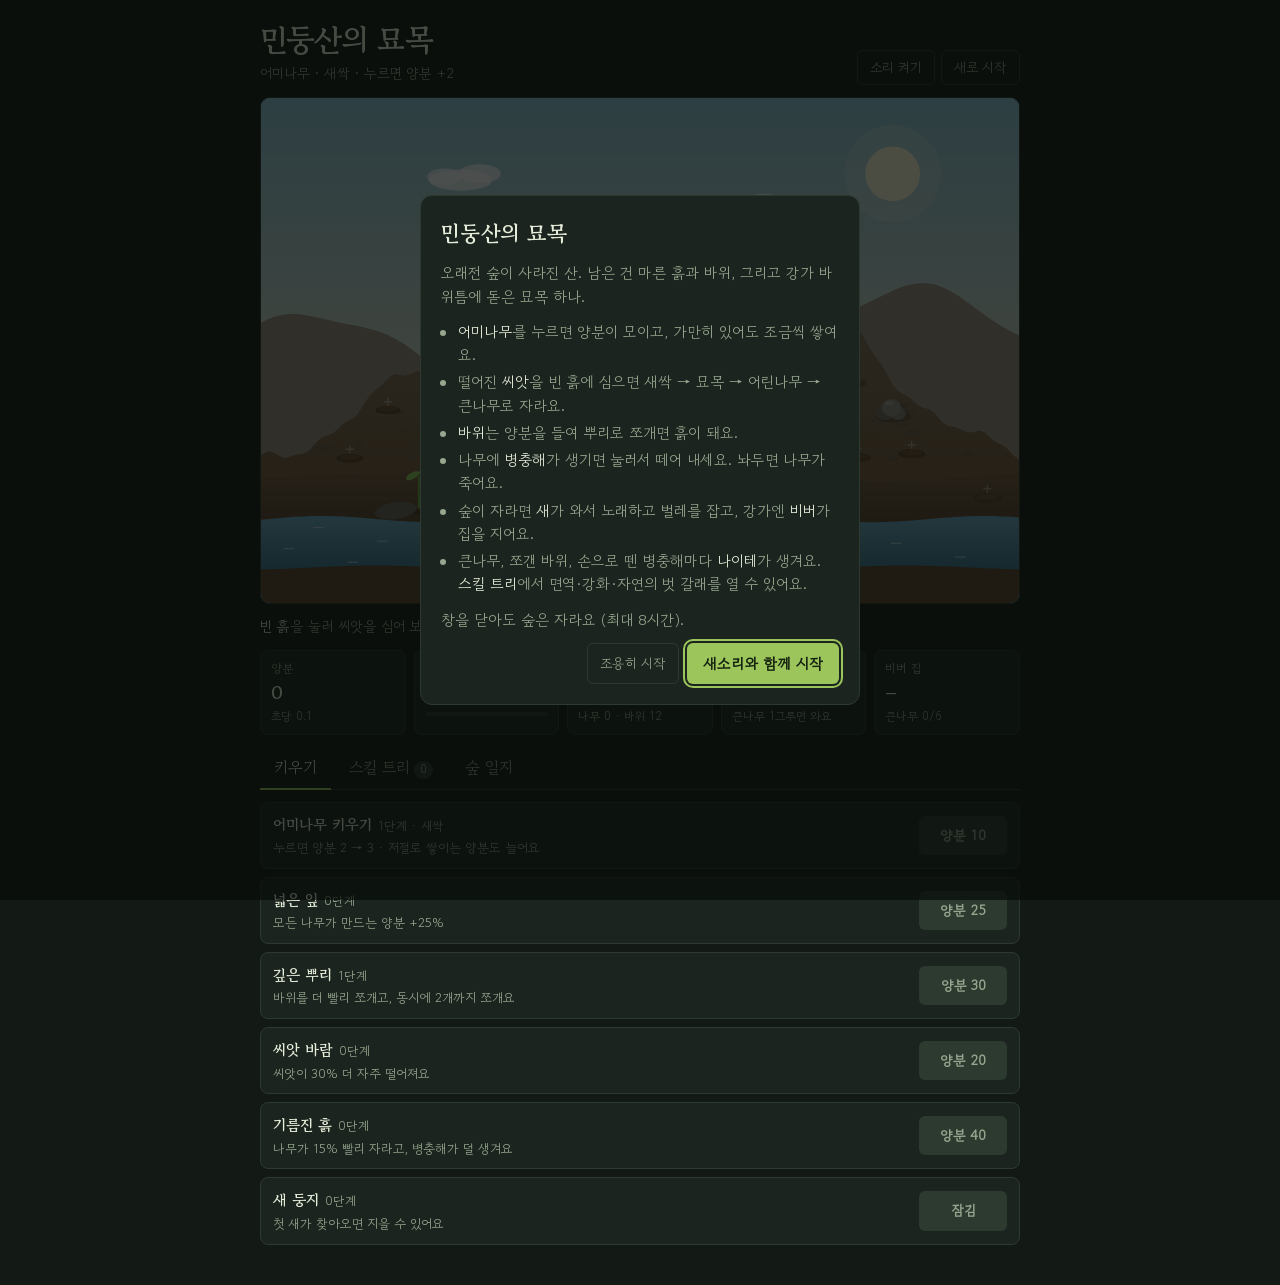
<file: sapling/index.html>
<!doctype html>
<html lang="ko">
<head>
<meta charset="utf-8">
<meta name="viewport" content="width=device-width, initial-scale=1, viewport-fit=cover">
<meta name="theme-color" content="#131a15">
<title>민둥산의 묘목</title>
<meta name="claude:viewport-fit-sides" content="cover">
<link rel="preconnect" href="https://fonts.googleapis.com">
<link rel="stylesheet" href="https://fonts.googleapis.com/css2?family=Gowun+Batang:wght@400;700&family=Gowun+Dodum&display=swap">
<style>
/* Layout: 한 줄 세로 구성 — 위에는 산 그림(누르며 노는 곳), 아래에 자원·키우기·숲 일지. */
:root{
  --ground:#131a15; --panel:#1b241e; --line:#2c3a30; --ink:#e6ecda; --muted:#97a68f;
  --leaf:#9cc65b; --water:#6db2d4; --sun:#e5b44a; --life:#dc6a5a; --bark:#b08559;
  --f-display:"Gowun Batang","Nanum Myeongjo",serif;
  --f-body:"Gowun Dodum","Apple SD Gothic Neo","Malgun Gothic",sans-serif;
  color-scheme:dark;
}
*{box-sizing:border-box}
html,body{background:var(--ground);color:var(--ink);margin:0}
body{font-family:var(--f-body);font-size:15px;line-height:1.55;padding-left:max(16px,env(safe-area-inset-left,0px));padding-right:max(16px,env(safe-area-inset-right,0px));padding-block:16px 40px;-webkit-tap-highlight-color:transparent}
[hidden]{display:none!important}
.wrap{max-width:760px;margin:0 auto;display:flex;flex-direction:column;gap:12px}
header{display:flex;align-items:flex-end;justify-content:space-between;gap:12px;flex-wrap:wrap}
h1{font-family:var(--f-display);font-weight:700;font-size:1.9rem;margin:0;letter-spacing:-.01em}
.sub{color:var(--muted);font-size:.88rem}
.hbtns{display:flex;gap:6px}
button{font:inherit;color:inherit;cursor:pointer}
button:focus-visible{outline:2px solid var(--leaf);outline-offset:2px}
.ghost{background:none;border:1px solid var(--line);border-radius:6px;padding:6px 12px;color:var(--muted);font-size:.85rem}
.ghost:hover{color:var(--ink);border-color:var(--muted)}
.ghost.on{color:var(--leaf);border-color:var(--leaf)}
.ghost.warn{color:var(--life);border-color:var(--life)}
.stage{position:relative;border-radius:10px;overflow:hidden;border:1px solid var(--line);background:#9cc9dd;touch-action:manipulation}
canvas{display:block;width:100%;aspect-ratio:720/480;max-width:100%;cursor:pointer}
.toast{position:absolute;left:50%;top:10px;transform:translateX(-50%);background:rgba(19,26,21,.86);border:1px solid var(--leaf);color:var(--ink);padding:6px 14px;border-radius:999px;font-size:.85rem;white-space:nowrap;max-width:calc(100% - 20px);overflow:hidden;text-overflow:ellipsis;pointer-events:none;transition:opacity .4s}
.hint{font-size:.88rem;color:var(--muted);min-height:1.5em;margin:0}
.hint b{color:var(--ink);font-weight:400}
.res{display:grid;grid-template-columns:repeat(5,minmax(0,1fr));gap:8px}
.cell{background:var(--panel);border:1px solid var(--line);border-radius:8px;padding:8px 10px;min-width:0}
.cell .k{font-size:.74rem;color:var(--muted);letter-spacing:.04em}
.cell .v{font-family:var(--f-display);font-size:1.25rem;font-weight:700;font-variant-numeric:tabular-nums;white-space:nowrap;overflow:hidden;text-overflow:ellipsis}
.cell .s{font-size:.72rem;color:var(--muted);font-variant-numeric:tabular-nums;white-space:nowrap;overflow:hidden;text-overflow:ellipsis}
.mini{height:4px;background:var(--line);border-radius:2px;margin-top:4px;overflow:hidden}
.mini i{display:block;height:100%;border-radius:2px}
.tabs{display:flex;gap:4px;border-bottom:1px solid var(--line)}
.tab{background:none;border:0;border-bottom:2px solid transparent;padding:8px 14px;color:var(--muted);font-family:var(--f-display);font-size:1rem;margin-bottom:-1px}
.tab[aria-selected="true"]{color:var(--ink);border-bottom-color:var(--leaf)}
.ups{display:flex;flex-direction:column;gap:8px}
.up{display:grid;grid-template-columns:minmax(0,1fr) auto;gap:2px 12px;align-items:center;background:var(--panel);border:1px solid var(--line);border-radius:8px;padding:10px 12px}
.up .n{font-family:var(--f-display);font-weight:700}
.up .n small{font-family:var(--f-body);font-weight:400;color:var(--muted);margin-left:6px}
.up .e{grid-column:1;font-size:.8rem;color:var(--muted)}
.up button{grid-row:1/3;grid-column:2;background:var(--leaf);color:#14200f;border:0;border-radius:6px;padding:9px 12px;font-weight:700;font-size:.85rem;white-space:nowrap;min-width:88px;font-variant-numeric:tabular-nums}
.up button:disabled{background:var(--line);color:var(--muted);cursor:not-allowed}
.ms{display:grid;grid-template-columns:repeat(2,minmax(0,1fr));gap:6px;margin-bottom:12px}
.ms div{font-size:.82rem;padding:6px 10px;border-radius:6px;border:1px dashed var(--line);color:var(--muted)}
.ms div.done{border-style:solid;border-color:#3d5a2e;color:var(--ink);background:#1f2d1f}
.ms div.done::before{content:"✓ ";color:var(--leaf)}
.log{list-style:none;margin:0;padding:0;max-height:260px;overflow-y:auto;border-top:1px solid var(--line)}
.log li{padding:7px 0;border-bottom:1px solid var(--line);font-size:.88rem;display:grid;grid-template-columns:3.8em 1fr;gap:8px}
.log li .d{color:var(--muted);font-size:.74rem;padding-top:2px;font-variant-numeric:tabular-nums}
.log li.good span:last-child{color:#cfe3ad}
.log li.bad span:last-child{color:#f0a89c}
.log li.story span:last-child{font-family:var(--f-display)}
.badge{display:inline-block;min-width:1.5em;padding:0 6px;border-radius:999px;background:var(--line);color:var(--muted);font-family:var(--f-body);font-size:.72rem;text-align:center;margin-left:4px;font-variant-numeric:tabular-nums}
.badge.hot{background:#d9b88a;color:#241a10}
.trhead{display:flex;flex-wrap:wrap;gap:2px 14px;align-items:baseline;margin:10px 0 8px}
.trhead .rn{font-family:var(--f-display);font-size:1.3rem;color:#d9b88a;font-variant-numeric:tabular-nums}
.trhead .ex{font-size:.8rem;color:var(--muted)}
.treewrap{overflow-x:auto;border:1px solid var(--line);border-radius:10px;background:var(--panel);padding-block:10px}
.tree{position:relative;margin:0 auto}
.tree svg{position:absolute;inset:0;overflow:visible}
.tree line{stroke:var(--line);stroke-width:3;stroke-linecap:round}
.tree text{fill:var(--muted);font-size:13px;font-family:var(--f-display);letter-spacing:.1em}
.node{position:absolute;transform:translate(-50%,-50%);width:76px;min-height:58px;border-radius:10px;border:1.5px solid var(--line);background:var(--ground);padding:5px 4px;display:flex;flex-direction:column;align-items:center;justify-content:center;gap:2px;line-height:1.2}
.node b{font-weight:400;font-size:.76rem;text-align:center;word-break:keep-all}
.node small{font-size:.68rem;color:var(--muted);font-variant-numeric:tabular-nums}
.node.own{border-color:var(--c);box-shadow:inset 0 0 0 40px rgba(255,255,255,.05)}
.node.own b{color:var(--c)}
.node.can{border-color:var(--c);border-style:dashed}
.node.can small{color:var(--ink)}
.node.poor{opacity:.7}
.node.lock{opacity:.32}
.node.sel{outline:2px solid var(--ink);outline-offset:2px}
.tdetail{display:grid;grid-template-columns:minmax(0,1fr) auto;gap:4px 12px;align-items:center;background:var(--panel);border:1px solid var(--line);border-radius:8px;padding:10px 12px;margin-top:8px}
.tdetail .n{font-family:var(--f-display);font-weight:700}
.tdetail .n small{font-family:var(--f-body);font-weight:400;margin-left:6px}
.tdetail .e{grid-column:1;font-size:.84rem;color:var(--muted)}
.tdetail button{grid-row:1/3;grid-column:2}
.tdetail button:disabled{background:var(--line);color:var(--muted);cursor:not-allowed}
.treset{margin-top:8px}
.modal{position:fixed;inset:0;background:rgba(8,12,9,.72);display:flex;align-items:center;justify-content:center;padding:20px max(16px,env(safe-area-inset-right,0px)) 20px max(16px,env(safe-area-inset-left,0px));z-index:20}
.card{background:var(--panel);border:1px solid var(--line);border-radius:12px;padding:20px;max-width:440px;width:100%;display:flex;flex-direction:column;gap:12px;max-height:90vh;overflow:auto}
.card h3{font-family:var(--f-display);font-size:1.35rem;margin:0}
.card p{margin:0;color:var(--muted)}
.card ul{margin:0;padding-left:1.1em;color:var(--muted);display:flex;flex-direction:column;gap:4px}
.card b{color:var(--ink);font-weight:400}
.row{display:flex;gap:8px;justify-content:flex-end;flex-wrap:wrap}
.primary{background:var(--leaf);color:#14200f;border:0;border-radius:6px;padding:9px 16px;font-weight:700}
@media (max-width:620px){
  h1{font-size:1.55rem}
  .res{grid-template-columns:repeat(6,minmax(0,1fr))}
  .res .cell{grid-column:span 2}
  .res .cell:nth-child(n+4){grid-column:span 3}
  .ms{grid-template-columns:1fr}
}
@media (prefers-reduced-motion:reduce){.toast{transition:none}}
</style>
</head>
<body>
<main class="wrap">
  <header>
    <div>
      <h1>민둥산의 묘목</h1>
      <div class="sub" id="sub">바위틈의 묘목 하나로 산을 숲으로</div>
    </div>
    <div class="hbtns">
      <button class="ghost" id="snd" aria-pressed="false">소리 켜기</button>
      <button class="ghost" id="reset">새로 시작</button>
    </div>
  </header>

  <div class="stage">
    <canvas id="cv" aria-label="민둥산 그림. 나무, 빈 흙, 바위, 벌레를 눌러 키워요."></canvas>
    <div class="toast" id="toast" style="opacity:0"></div>
  </div>
  <p class="hint" id="hint"></p>

  <section class="res" aria-label="자원">
    <div class="cell"><div class="k">양분</div><div class="v" id="r-nut">0</div><div class="s" id="r-rate">초당 0</div></div>
    <div class="cell"><div class="k">씨앗</div><div class="v" id="r-seed">0</div><div class="mini"><i id="r-seedbar" style="background:var(--sun);width:0"></i></div></div>
    <div class="cell"><div class="k">숲</div><div class="v" id="r-forest">0%</div><div class="s" id="r-trees">나무 0그루</div></div>
    <div class="cell"><div class="k">새</div><div class="v" id="r-birds">0</div><div class="s" id="r-birdn">아직 조용해요</div></div>
    <div class="cell"><div class="k">비버 집</div><div class="v" id="r-beaver">–</div><div class="s" id="r-beavs">큰나무 6그루면 와요</div></div>
  </section>

  <div class="tabs" role="tablist">
    <button class="tab" role="tab" id="t-grow" aria-selected="true">키우기</button>
    <button class="tab" role="tab" id="t-tree" aria-selected="false">스킬 트리<span class="badge" id="ringBadge">0</span></button>
    <button class="tab" role="tab" id="t-book" aria-selected="false">숲 일지</button>
  </div>
  <section id="p-grow"><div class="ups" id="ups"></div></section>
  <section id="p-tree" hidden>
    <div class="trhead"><span>나이테 <span class="rn" id="ringN">0</span>개</span><span class="ex">큰나무가 자라고, 바위를 쪼개고, 병충해를 손으로 떼고, 숲 일지를 채우면 나이테가 생겨요.</span></div>
    <div class="treewrap" id="treewrap"><div class="tree" id="tree"></div></div>
    <div class="tdetail" id="tdetail"></div>
    <div class="row treset"><button class="ghost" id="treset">전부 되돌리기 (나이테 돌려받기)</button></div>
  </section>
  <section id="p-book" hidden>
    <div class="ms" id="ms"></div>
    <ul class="log" id="log"></ul>
  </section>
</main>

<div class="modal" id="modal" hidden><div class="card" id="card"></div></div>

<script>
(function(){
'use strict';
const W=720,H=480;
const reduceMotion=matchMedia('(prefers-reduced-motion: reduce)').matches;
const $=id=>document.getElementById(id);
const rand=(a,b)=>a+Math.random()*(b-a);
const clamp=(v,a,b)=>Math.max(a,Math.min(b,v));
function mulberry(a){return function(){a|=0;a=a+0x6D2B79F5|0;let t=Math.imul(a^a>>>15,1|a);t=t+Math.imul(t^t>>>7,61|t)^t;return((t^t>>>14)>>>0)/4294967296}}
function fmt(n){n=Math.floor(n);if(n<1e4)return n.toLocaleString('ko-KR');if(n<1e8)return (n/1e4).toFixed(n<1e5?1:0)+'만';return (n/1e8).toFixed(1)+'억';}
function fmtRate(n){return n<10?n.toFixed(1):fmt(n);}

/* ================= 지형 (고정 시드라 저장과 맞물림) ================= */
const R=mulberry(20261030);
const ph=[R()*6,R()*6,R()*6];
function ridgeY(x){return 352-240*Math.exp(-Math.pow((x-430)/170,2))-75*Math.exp(-Math.pow((x-150)/95,2))
  +6*Math.sin(x*.045+ph[0])+3*Math.sin(x*.11+ph[1])+1.5*Math.sin(x*.27+ph[2]);}
const farY=x=>300-120*Math.exp(-Math.pow((x-620)/150,2))-95*Math.exp(-Math.pow((x-50)/130,2))+5*Math.sin(x*.05+ph[1]);
const MX=150,MY=390;           // 어미나무
const LX=600,LY=424;           // 비버 집
const RIVER_TOP=400,RIVER_BOT=446;
const SPOTS=[];
(function(){let tries=0;
  while(SPOTS.length<30&&tries<6000){tries++;
    const x=46+R()*628,top=ridgeY(x)+24;if(top>338)continue;
    const y=top+R()*(346-top);
    if(Math.abs(x-MX)<46&&y>300)continue;
    if(SPOTS.some(s=>Math.hypot(s.x-x,(s.y-y)*1.35)<48))continue;
    const hgt=(346-y)/250;
    SPOTS.push({x,y,rock:R()<.18+hgt*.75,rv:R(),bank:false});}
  [[262,384],[345,386],[438,382],[690,380]].forEach(([x,y])=>SPOTS.push({x,y,rock:false,rv:R(),bank:true}));
  // 처음에 심을 흙이 너무 적지 않게
  const low=SPOTS.filter(s=>!s.bank).sort((a,b)=>b.y-a.y);for(let i=0;i<4;i++)low[i].rock=false;
})();
const N=SPOTS.length;
const SEED_MAX=99;
const DRAW_ORDER=SPOTS.map((s,i)=>i).sort((a,b)=>SPOTS[a].y-SPOTS[b].y);
const SCREE=[];for(let i=0;i<70;i++){const x=40+R()*640,t=ridgeY(x)+6;SCREE.push({x,y:t+R()*(350-t),r:1+R()*2.6});}

/* ================= 데이터 ================= */
const STAGE=['빈 흙','새싹','묘목','어린나무','큰나무'];
const GROW=[0,25,70,160];               // 단계별 기본 성장 시간(초)
const PROD=[0,0,.08,.25,.6];            // 단계별 초당 양분
const SPECIES=[
  {n:'소나무',c:['#2f5a34','#3c6e3c']},
  {n:'참나무',c:['#4c8f3a','#5fa046']},
  {n:'산벚나무',c:['#f0b9c8','#e7a0b4']},
  {n:'자작나무',c:['#8fbf5a','#a8cf72']}
];
const PESTS={
  aphid:{n:'진딧물',hp:3,dr:1.3,bug:true},
  worm:{n:'송충이',hp:4,dr:1.6,bug:true},
  beetle:{n:'하늘소',hp:6,dr:2.2,bug:true},
  mildew:{n:'흰가루병',hp:5,dr:1.1,bug:false}
};
const BIRDS=[
  {k:'tit',n:'박새',need:1,c:{back:'#7f9a52',head:'#1b1b1b',belly:'#e8e2c8',cheek:'#ffffff'}},
  {k:'varied',n:'곤줄박이',need:4,c:{back:'#7d8796',head:'#2a2a2a',belly:'#c8743e',cheek:'#f0e6d0'}},
  {k:'redstart',n:'딱새',need:8,c:{back:'#3a3a40',head:'#9aa0a8',belly:'#e07a3a',cheek:'#3a3a40'}},
  {k:'oriole',n:'꾀꼬리',need:13,c:{back:'#f2c62e',head:'#f2c62e',belly:'#f6d64a',cheek:'#1b1b1b'}},
  {k:'pecker',n:'오색딱따구리',need:19,c:{back:'#1f1f1f',head:'#1f1f1f',belly:'#f0ece0',cheek:'#d8373a'}}
];
const MAIN_NAME=lv=>lv<=2?'새싹':lv<=4?'묘목':lv<=7?'어린나무':lv<=10?'큰나무':'숲의 어미나무';
const MILESTONES=[
  ['sprout','첫 씨앗을 심음'],['mature','첫 큰나무'],['rock','첫 바위를 쪼갬'],['pest','병충해를 처음 물리침'],
  ['bird','첫 새가 찾아옴'],['beaver','비버가 강가에 옴'],['lodge','비버 집 완성'],['half','숲 50%'],
  ['rocks','모든 바위가 흙이 됨'],['full','민둥산이 숲이 됨']
];

const BR={root:{n:'뿌리',c:'#b08559'},imm:{n:'면역',c:'#6db2d4'},pow:{n:'강화',c:'#e5b44a'},kin:{n:'자연의 벗',c:'#9cc65b'}};
const TREE=[
  {id:'root',b:'root',n:'깨어난 뿌리',d:'스킬 트리가 열려요. 어미나무가 만드는 양분 +20%',cost:1,x:0,y:0},
  {id:'sap',b:'imm',n:'수액 방어막',d:'병충해가 나무를 갉는 속도 -25%',cost:2,x:-1,y:0,req:['root']},
  {id:'phyto',b:'imm',n:'피톤치드',d:'병충해가 30% 덜 자주 생겨요',cost:3,x:-2,y:-1,req:['sap']},
  {id:'resin',b:'imm',n:'끈끈한 송진',d:'벌레를 한 번 덜 눌러도 떨어져요',cost:3,x:-2,y:1,req:['sap']},
  {id:'myco',b:'imm',n:'균근 그물',d:'흰가루병이 절반만 생기고, 옆 나무로 번지지 않아요',cost:5,x:-3,y:-1,req:['phyto']},
  {id:'heal',b:'imm',n:'새살 돋기',d:'나무 건강이 3배 빨리 차고, 병충해를 떼면 건강 +40',cost:5,x:-3,y:1,req:['resin']},
  {id:'immune',b:'imm',n:'숲의 면역',d:'큰나무는 진딧물과 송충이에 걸리지 않아요',cost:8,x:-4,y:0,req:['myco','heal']},
  {id:'sun',b:'pow',n:'햇살 모으기',d:'모든 양분 +15%',cost:2,x:1,y:0,req:['root']},
  {id:'touch',b:'pow',n:'손끝의 온기',d:'어미나무를 누를 때 양분 2배',cost:3,x:2,y:-1,req:['sun']},
  {id:'quick',b:'pow',n:'빠른 싹',d:'새싹과 묘목이 2배 빨리 자라요',cost:3,x:2,y:1,req:['sun']},
  {id:'leaves',b:'pow',n:'겹잎',d:'모든 양분 +30%',cost:5,x:3,y:-1,req:['touch']},
  {id:'pod',b:'pow',n:'씨앗 꼬투리',d:'씨앗이 떨어질 때마다 1개 더',cost:5,x:3,y:1,req:['quick']},
  {id:'giant',b:'pow',n:'거목',d:'큰나무가 만드는 양분 1.6배',cost:8,x:4,y:0,req:['leaves','pod']},
  {id:'call',b:'kin',n:'새 모이',d:'새가 벌레를 50% 더 빨리 잡아요',cost:2,x:0,y:-1,req:['root']},
  {id:'moss',b:'kin',n:'바위 이끼',d:'바위 쪼개는 데 드는 양분 -30%',cost:3,x:-1,y:-2,req:['call']},
  {id:'worm',b:'kin',n:'지렁이 친구',d:'바위를 50% 더 빨리 쪼개요',cost:3,x:1,y:-2,req:['call']},
  {id:'beav',b:'kin',n:'비버의 이웃',d:'비버가 큰나무 4그루면 오고, 집을 2배 빨리 지어요',cost:5,x:0,y:-2,req:['call']},
  {id:'chorus',b:'kin',n:'새들의 합창',d:'머무는 새 한 마리마다 모든 양분 +6%',cost:8,x:0,y:-3,req:['beav','moss','worm']}
];
const BR_LABEL=[['imm',-4,-1],['pow',4,-1],['kin',1.6,-3]];

/* ================= 상태 ================= */
function fresh(){return{v:1,nut:0,seed:3,mainLv:1,up:{leaf:0,root:1,wind:0,soil:0,nest:0},
  spots:SPOTS.map(s=>({st:s.rock?-1:0,g:0,hp:100,sp:0,crack:-1,pest:null,stump:false})),
  beaver:{here:false,prog:0},ms:{},log:[],seedT:0,pestT:60,cleared:0,beaten:0,lost:0,
  sound:false,started:false,ended:false,tree:[],rings:0,last:Date.now()};}
let G;
const KEY='mindungsan-idle-v1';
function save(){G.last=Date.now();try{localStorage.setItem(KEY,JSON.stringify(G))}catch(e){}}
function load(){try{const s=localStorage.getItem(KEY);if(!s)return null;const g=JSON.parse(s);if(!g||g.v!==1||!g.spots||g.spots.length!==N)return null;
  if(!Array.isArray(g.tree))g.tree=[];
  if(typeof g.rings!=='number')g.rings=g.spots.filter(p=>p.st===4).length+(g.cleared||0)+Object.keys(g.ms||{}).length*3+((g.mainLv||1)-1);
  return g;}catch(e){return null}}

const sk=id=>G.tree.includes(id);
const mature=()=>G.spots.filter(p=>p.st===4).length;
const treeCount=()=>G.spots.filter(p=>p.st>=1).length;
const rocksLeft=()=>G.spots.filter(p=>p.st===-1).length;
const forestPct=()=>Math.round(G.spots.reduce((a,p)=>a+Math.max(0,p.st),0)/(4*N)*100);
const lodgeDone=()=>G.beaver.prog>=100;
const leafMult=()=>(1+.25*G.up.leaf)*(sk('sun')?1.15:1)*(sk('leaves')?1.3:1)*(sk('chorus')?1+.06*birds.length:1);
const growMult=()=>(1+.15*G.up.soil)*(lodgeDone()?1.3:1);
const tapPower=(lv=G.mainLv)=>(1+lv+Math.floor(mature()*.3))*(sk('touch')?2:1);
const mainProd=()=>.15*G.mainLv*leafMult()*(sk('root')?1.2:1);
const growTime=st=>GROW[st]/growMult()/(sk('quick')&&st<=2?2:1);
const beaverNeed=()=>sk('beav')?4:6;
const seedEvery=()=>40/(1+.3*G.up.wind);
const crackTime=()=>45/(1+.35*(G.up.root-1))/(sk('worm')?1.5:1);
const cracking=()=>G.spots.filter(p=>p.st===-1&&p.crack>=0).length;
const crackCost=()=>Math.round(12*Math.pow(1.4,G.cleared+cracking())*(sk('moss')?.7:1));
const birdUnlocked=()=>BIRDS.filter(b=>mature()>=b.need).length;
const birdCap=()=>2+G.up.nest;
function prodRate(){let r=mainProd();for(const p of G.spots)if(p.st>=2&&!p.pest)r+=PROD[p.st]*leafMult()*(p.st===4&&sk('giant')?1.6:1);return r;}

/* ================= 일지 / 알림 ================= */
function stamp(){const d=new Date();return String(d.getHours()).padStart(2,'0')+':'+String(d.getMinutes()).padStart(2,'0');}
let logDirty=true;
function log(t,k){G.log.unshift({t,k:k||'',d:stamp()});if(G.log.length>100)G.log.length=100;logDirty=true;}
let toastT=0;
function toast(t){const el=$('toast');el.textContent=t;el.style.opacity=1;toastT=3.2;}
function ms(key,story){if(G.ms[key])return;G.ms[key]=1;G.rings+=3;const m=MILESTONES.find(m=>m[0]===key);log(story,'story');toast('숲 일지 · '+m[1]+' · 나이테 +3');logDirty=true;}
function ring(n,off,x,y){G.rings+=n;if(!off&&x!=null)fx(`나이테 +${n}`,'#d9b88a',x,y);}

/* ================= 소리 (Web Audio로 직접 합성) ================= */
let AC=null,master=null,riverGain=null;
function initAudio(){
  if(AC)return;
  try{AC=new (window.AudioContext||window.webkitAudioContext)();}catch(e){AC=null;return;}
  master=AC.createGain();master.gain.value=.3;master.connect(AC.destination);
  // 강물 소리: 걸러낸 잡음
  const len=AC.sampleRate*2,buf=AC.createBuffer(1,len,AC.sampleRate),d=buf.getChannelData(0);
  let last=0;for(let i=0;i<len;i++){last=(last+.02*(Math.random()*2-1))/1.02;d[i]=last*3.5;}
  const src=AC.createBufferSource();src.buffer=buf;src.loop=true;
  const bp=AC.createBiquadFilter();bp.type='lowpass';bp.frequency.value=900;
  riverGain=AC.createGain();riverGain.gain.value=.0;
  src.connect(bp);bp.connect(riverGain);riverGain.connect(master);src.start();
}
function setSound(on){
  G.sound=on;$('snd').textContent=on?'소리 끄기':'소리 켜기';$('snd').classList.toggle('on',on);$('snd').setAttribute('aria-pressed',on);
  if(on){initAudio();if(AC){AC.resume&&AC.resume();riverGain.gain.setTargetAtTime(lodgeDone()?.09:.05,AC.currentTime,.5);}}
  else if(AC&&riverGain)riverGain.gain.setTargetAtTime(0,AC.currentTime,.2);
  save();
}
function tone(f0,f1,st,dur,vol,type){
  const o=AC.createOscillator(),g=AC.createGain();o.type=type||'sine';
  o.frequency.setValueAtTime(f0,st);o.frequency.exponentialRampToValueAtTime(Math.max(20,f1),st+dur);
  g.gain.setValueAtTime(0,st);g.gain.linearRampToValueAtTime(vol,st+Math.min(.02,dur*.2));g.gain.exponentialRampToValueAtTime(.0001,st+dur);
  o.connect(g);g.connect(master);o.start(st);o.stop(st+dur+.03);
}
function noise(st,dur,vol,freq,q){
  const len=Math.max(1,Math.floor(AC.sampleRate*dur)),b=AC.createBuffer(1,len,AC.sampleRate),d=b.getChannelData(0);
  for(let i=0;i<len;i++)d[i]=(Math.random()*2-1)*(1-i/len);
  const s=AC.createBufferSource();s.buffer=b;const f=AC.createBiquadFilter();f.type='bandpass';f.frequency.value=freq;f.Q.value=q||1;
  const g=AC.createGain();g.gain.value=vol;s.connect(f);f.connect(g);g.connect(master);s.start(st);
}
const SONG={
  tit(t){const n=2+Math.floor(Math.random()*3);for(let i=0;i<n;i++){tone(7200,6900,t+i*.3,.09,.07);tone(5000,4700,t+i*.3+.12,.12,.07);}},
  varied(t){tone(4300,3700,t,.28,.05,'triangle');for(let i=0;i<4;i++)tone(3100,3500,t+.34+i*.11,.07,.05,'triangle');},
  redstart(t){tone(6600,5600,t,.07,.06);tone(6600,5600,t+.2,.07,.06);noise(t+.42,.04,.25,3000,4);noise(t+.52,.04,.25,3000,4);},
  oriole(t){const ns=[[1700,2300,.17],[2300,1600,.2],[1500,2500,.16],[2500,1900,.32]];let s=t;for(const[a,b,d]of ns){tone(a,b,s,d,.09);s+=d+.03;}},
  pecker(t){for(let i=0;i<16;i++)noise(t+i*.045,.03,.6*(1-i/20),1400,3);}
};
function sing(k){if(!G.sound||!AC||document.hidden)return;SONG[k](AC.currentTime+.02);}
function sfx(kind){
  if(!G.sound||!AC)return;const t=AC.currentTime+.01;
  if(kind==='tap')tone(520,820,t,.08,.06);
  else if(kind==='plant'){tone(220,160,t,.09,.12);noise(t,.06,.15,700,1);}
  else if(kind==='seed')tone(900,1400,t,.12,.05,'triangle');
  else if(kind==='squish'){noise(t,.07,.35,1800,2);tone(300,180,t,.06,.05);}
  else if(kind==='crack'){noise(t,.25,.5,500,1);tone(140,70,t,.2,.12,'triangle');}
  else if(kind==='slap')noise(t,.12,.6,900,1.5);
  else if(kind==='up'){tone(660,660,t,.1,.06);tone(880,880,t+.1,.14,.06);}
  else if(kind==='bad')tone(300,200,t,.25,.06,'triangle');
}

/* ================= 실시간 연출 상태 (저장하지 않음) ================= */
const floats=[],parts=[];
let birds=[],songT=4;
const BV={x:470,y:424,dir:1,carry:false,t:0};
function fx(t,c,x,y){floats.push({t,c,x,y,life:1});}
function burst(x,y,c,n){if(reduceMotion)n=Math.min(n,3);for(let i=0;i<n;i++)parts.push({x,y,vx:rand(-1.4,1.4),vy:rand(-2.4,-.6),c,l:rand(40,70),k:'leaf',r:rand(0,6)});}

function syncBirds(){
  const want=Math.min(birdCap(),birdUnlocked());
  while(birds.length<want){const b=BIRDS[birds.length];birds.push({k:b.k,x:rand(0,W),y:rand(60,140),tx:MX,ty:MY-60,eat:rand(3,8),perchT:0,note:0,flap:rand(0,6)});
    if(G.started){log(`${b.n}가 산에 찾아왔다.`+(birds.length===1?' 벌레를 잡아 줄 거야.':''),'story');toast(`${b.n}가 찾아왔다`);sing(b.k);}
    if(birds.length===1)ms('bird','숲에 처음으로 새소리가 들린다.');}
  while(birds.length>want)birds.pop();
}

/* ================= 게임 진행 ================= */
function plantAt(i){
  const p=G.spots[i];if(p.st!==0)return false;
  if(G.seed<1){hint('씨앗이 없어요. <b>씨앗은 '+Math.ceil(seedEvery()-G.seedT)+'초 뒤</b> 떨어져요.');sfx('bad');return false;}
  G.seed--;p.st=1;p.g=0;p.hp=100;p.stump=false;
  const hgt=(346-SPOTS[i].y)/250;p.sp=Math.random()<.2+hgt*.6?0:1+Math.floor(Math.random()*3);
  burst(SPOTS[i].x,SPOTS[i].y-4,'#8a6a48',5);sfx('plant');fx('심었다','#cfe3ad',SPOTS[i].x,SPOTS[i].y-14);
  ms('sprout','첫 씨앗을 흙에 심었다. 작은 싹이 고개를 든다.');return true;
}
function crackAt(i){
  const p=G.spots[i];if(p.st!==-1)return;
  if(p.crack>=0){hint(`뿌리가 바위를 쪼개는 중이에요 · <b>${Math.floor(p.crack*100)}%</b>`);return;}
  if(cracking()>=G.up.root){hint(`뿌리가 이미 바위 ${cracking()}개를 쪼개는 중이에요. <b>깊은 뿌리</b>를 키우면 더 많이 쪼갤 수 있어요.`);sfx('bad');return;}
  const c=crackCost();if(G.nut<c){hint(`바위를 쪼개려면 양분 <b>${fmt(c)}</b>이 필요해요.`);sfx('bad');return;}
  G.nut-=c;p.crack=0;sfx('tap');fx('뿌리를 뻗는다','#e6ecda',SPOTS[i].x,SPOTS[i].y-20);
  log('바위 틈으로 뿌리를 밀어 넣기 시작했다.','');
}
function hitPest(i){
  const p=G.spots[i];if(!p.pest)return;p.pest.hp--;const g=geom(i);
  sfx('squish');burst(g.px,g.py,p.pest.t==='mildew'?'#f4f4f0':'#7a9a3a',3);
  if(p.pest.hp<=0)killPest(i,'손');
}
function killPest(i,by){
  const p=G.spots[i];const P=PESTS[p.pest.t];p.pest=null;G.beaten++;if(sk('heal'))p.hp=Math.min(100,p.hp+40);
  const r=2+G.mainLv;G.nut+=r;const g=geom(i);fx(`+${r}`,'#e5b44a',g.px,g.py);
  if(by==='손'){log(`${P.n}을(를) 떼어 냈다. 양분 +${r}, 나이테 +1`,'good');ring(1,false,g.px,g.py-18);}
  ms('pest','처음으로 병충해를 물리쳤다. 나무가 다시 숨을 쉰다.');
}
function spawnPest(){
  const cand=G.spots.map((p,i)=>i).filter(i=>G.spots[i].st>=2&&!G.spots[i].pest);
  if(cand.length<2)return;
  const i=cand[Math.floor(Math.random()*cand.length)];const tp=G.spots[i];
  const mild=.25/(1+.3*G.up.soil)*(sk('myco')?.5:1);
  let bugs=['aphid','aphid','worm'];if(mature()>=3)bugs.push('beetle','worm');
  if(sk('immune')&&tp.st===4)bugs=bugs.filter(b=>b==='beetle');
  const t=(Math.random()<mild||!bugs.length)?'mildew':bugs[Math.floor(Math.random()*bugs.length)];
  let hp=PESTS[t].hp;if(PESTS[t].bug&&sk('resin'))hp=Math.max(1,hp-1);
  tp.pest={t,hp,age:0};
  log(`${SPECIES[G.spots[i].sp].n}에 ${PESTS[t].n}이(가) 생겼다! 눌러서 떼어 내자.`,'bad');sfx('bad');
}
function spreadMildew(i){
  const s=SPOTS[i];let best=-1,bd=130;
  G.spots.forEach((q,j)=>{if(j===i||q.st<2||q.pest)return;const d=Math.hypot(SPOTS[j].x-s.x,SPOTS[j].y-s.y);if(d<bd){bd=d;best=j;}});
  if(best>=0){G.spots[best].pest={t:'mildew',hp:PESTS.mildew.hp,age:0};log('흰가루병이 옆 나무로 번졌다!','bad');}
}

function step(dt,off){
  const m=mature(),gm=growMult();
  const rate=prodRate();G.nut+=rate*dt;
  G.seedT+=dt;const se=seedEvery();
  while(G.seedT>=se){G.seedT-=se;const n=Math.min(SEED_MAX-G.seed,1+Math.floor(m/5)+(sk('pod')?1:0));if(n<=0)continue;G.seed+=n;
    if(!off){fx(`씨앗 +${n}`,'#e5b44a',MX,MY-treeH()-10);sfx('seed');}}
  for(let i=0;i<N;i++){const p=G.spots[i];
    if(p.st===-1){if(p.crack>=0){p.crack+=dt/crackTime();if(p.crack>=1){p.st=0;p.crack=-1;p.g=0;G.cleared++;
      ring(1,off,SPOTS[i].x,SPOTS[i].y-26);
      if(!off){burst(SPOTS[i].x,SPOTS[i].y-6,'#8d857c',8);sfx('crack');log('바위가 쩍 갈라졌다. 그 밑에 부드러운 흙이 있었다. 나이테 +1','good');}
      ms('rock','뿌리가 처음으로 바위를 쪼갰다. 돌 틈에서 흙 냄새가 난다.');
      if(rocksLeft()===0)ms('rocks','산에 남은 바위가 모두 흙이 되었다.');}}continue;}
    if(p.st<1)continue;
    if(p.pest){if(off)continue;const P=PESTS[p.pest.t];p.hp-=P.dr*(sk('sap')?.75:1)*dt;p.pest.age+=dt;
      if(p.pest.t==='mildew'&&p.pest.age>28&&!sk('myco')){p.pest.age=0;spreadMildew(i);}
      if(p.hp<=0){const nm=SPECIES[p.sp].n;log(`${nm}가 ${P.n} 때문에 말라 죽었다… 그루터기만 남았다.`,'bad');sfx('bad');
        p.st=0;p.g=0;p.hp=100;p.pest=null;p.stump=true;G.lost++;}
      continue;}
    p.hp=Math.min(100,p.hp+3*(sk('heal')?3:1)*dt);
    if(p.st<4){p.g+=dt*gm*(sk('quick')&&p.st<=2?2:1)/GROW[p.st];if(p.g>=1){p.g=0;p.st++;
      if(!off&&p.st===4){fx('큰나무!','#cfe3ad',SPOTS[i].x,SPOTS[i].y-50);sfx('up');}
      if(p.st===4){ring(1,off,SPOTS[i].x,SPOTS[i].y-66);}
      if(p.st===4)ms('mature','첫 큰나무가 자랐다. 이제 이 나무도 씨앗을 맺는다.');}}
  }
  if(!off){
    if(G.spots.filter(p=>p.st>=2).length>=2){G.pestT-=dt;
      if(G.pestT<=0){spawnPest();G.pestT=rand(30,65)*(1+.12*G.up.soil)*(sk('phyto')?1.3:1)/(1+treeCount()*.02);}}
  }
  if(!G.beaver.here&&mature()>=beaverNeed()){G.beaver.here=true;
    ms('beaver','강가 나무 그늘에 비버 한 마리가 나타났다. 나뭇가지를 물고 강으로 들어간다.');}
  if(G.beaver.here&&!lodgeDone()){G.beaver.prog=Math.min(100,G.beaver.prog+(.12+.015*mature())*(sk('beav')?2:1)*dt);
    if(lodgeDone()){ms('lodge','비버 집이 완성되었다! 댐 덕분에 강이 넓은 연못이 되었다. 나무들이 30% 빨리 자란다.');
      if(G.sound&&AC&&riverGain)riverGain.gain.setTargetAtTime(.09,AC.currentTime,1);}}
  const f=forestPct();
  if(f>=50)ms('half','산의 절반이 초록빛이 되었다.');
  if(m===N&&!G.ms.full){ms('full','마지막 나무까지 크게 자랐다. 민둥산이 숲이 되었다.');if(!off)setTimeout(showEnd,600);}
}

function simulate(sec){
  sec=Math.min(sec,8*3600);if(sec<1)return null;
  const before={nut:G.nut,seed:G.seed,stages:G.spots.reduce((a,p)=>a+Math.max(0,p.st),0),rocks:rocksLeft(),beav:G.beaver.prog};
  const chunk=Math.max(1,sec/3000);let left=sec;while(left>0){const d=Math.min(chunk,left);step(d,true);left-=d;}
  return{sec,nut:G.nut-before.nut,seed:G.seed-before.seed,grew:G.spots.reduce((a,p)=>a+Math.max(0,p.st),0)-before.stages,rocks:before.rocks-rocksLeft(),beav:G.beaver.prog-before.beav};
}

/* ================= 키우기 (업그레이드) ================= */
const UPG=[
  {k:'main',n:'어미나무 키우기',max:12,lv:()=>G.mainLv,cost:lv=>Math.round(10*Math.pow(1.55,lv-1)),
    d:lv=>`누르면 양분 ${tapPower(lv)} → ${tapPower(lv+1)} · 저절로 쌓이는 양분도 늘어요`},
  {k:'leaf',n:'넓은 잎',max:20,lv:()=>G.up.leaf,cost:lv=>Math.round(25*Math.pow(1.7,lv)),d:()=>`모든 나무가 만드는 양분 +25%`},
  {k:'root',n:'깊은 뿌리',max:8,lv:()=>G.up.root,cost:lv=>Math.round(30*Math.pow(1.9,lv-1)),d:lv=>`바위를 더 빨리 쪼개고, 동시에 ${lv+1}개까지 쪼개요`},
  {k:'wind',n:'씨앗 바람',max:15,lv:()=>G.up.wind,cost:lv=>Math.round(20*Math.pow(1.65,lv)),d:()=>`씨앗이 30% 더 자주 떨어져요`},
  {k:'soil',n:'기름진 흙',max:12,lv:()=>G.up.soil,cost:lv=>Math.round(40*Math.pow(1.75,lv)),d:()=>`나무가 15% 빨리 자라고, 병충해가 덜 생겨요`},
  {k:'nest',n:'새 둥지',max:4,lv:()=>G.up.nest,cost:lv=>Math.round(80*Math.pow(2,lv)),d:()=>`새가 한 마리 더 머물고, 벌레를 더 빨리 잡아요`,
    req:()=>birdUnlocked()>0,reqText:'첫 새가 찾아오면 지을 수 있어요'}
];
function buy(k){
  const u=UPG.find(u=>u.k===k),lv=u.lv();if(lv>=u.max||(u.req&&!u.req()))return;const c=u.cost(lv);if(G.nut<c)return;
  G.nut-=c;if(k==='main'){G.mainLv++;ring(1,false,MX+40,MY-treeH()-4);}else G.up[k]++;sfx('up');
  if(k==='main'){fx(MAIN_NAME(G.mainLv),'#e5b44a',MX,MY-treeH()-16);burst(MX,MY-treeH()*.7,'#8fc85a',10);
    if(MAIN_NAME(G.mainLv)!==MAIN_NAME(G.mainLv-1))log(`어미나무가 ${MAIN_NAME(G.mainLv)}(으)로 자랐다.`,'story');}
  if(k==='nest')syncBirds();
  renderUps();save();
}
function renderUps(){
  $('ups').innerHTML=UPG.map(u=>{const lv=u.lv(),max=lv>=u.max,locked=u.req&&!u.req(),c=u.cost(lv);
    const lvTxt=u.k==='main'?`${lv}단계 · ${MAIN_NAME(lv)}`:`${lv}단계`;
    return `<div class="up"><span class="n">${u.n}<small>${lvTxt}${max?' (최대)':''}</small></span>
      <button data-buy="${u.k}" ${max||locked||G.nut<c?'disabled':''}>${max?'완성':locked?'잠김':'양분 '+fmt(c)}</button>
      <span class="e">${locked?u.reqText:max?'더 키울 수 없어요':u.d(lv)}</span></div>`;}).join('');
}
$('ups').addEventListener('click',e=>{const b=e.target.closest('[data-buy]');if(b&&!b.disabled)buy(b.dataset.buy);});

/* ================= 화면 갱신 ================= */
let hintLock=0;
function hint(h){$('hint').innerHTML=h;hintLock=3;}
function defaultHint(){
  if(treeCount()===0)return '<b>빈 흙</b>을 눌러 씨앗을 심어 보세요. <b>어미나무</b>를 누르면 양분이 모여요.';
  const pest=G.spots.find(p=>p.pest);if(pest)return `나무에 <b>${PESTS[pest.pest.t].n}</b>이(가) 붙었어요. 빨간 표시를 눌러 떼어 내세요.`;
  if(G.tree.length===0&&G.rings>=1)return '나이테가 생겼어요. <b>스킬 트리</b>에서 첫 칸을 열어 보세요.';
  if(G.seed>0&&G.spots.some(p=>p.st===0))return '씨앗이 있어요. <b>빈 흙</b>에 심어 보세요.';
  if(rocksLeft()>0&&!G.ms.rock)return '<b>바위</b>를 누르면 뿌리로 쪼개서 흙으로 만들 수 있어요.';
  if(!G.beaver.here)return `큰나무가 <b>${beaverNeed()-mature()}그루</b> 더 자라면 강가에 손님이 찾아와요.`;
  if(!lodgeDone())return '비버가 강가 나무에서 가지를 모아 집을 짓고 있어요.';
  return '나무를 눌러 보면 자라는 정도를 볼 수 있어요.';
}
let lastUpsKey='';
function renderUI(){
  $('r-nut').textContent=fmt(G.nut);$('r-rate').textContent='초당 '+fmtRate(prodRate());
  $('r-seed').textContent=fmt(G.seed)+(G.seed>=SEED_MAX?' 가득':'');$('r-seedbar').style.width=(G.seedT/seedEvery()*100)+'%';
  $('r-forest').textContent=forestPct()+'%';$('r-trees').textContent=`나무 ${treeCount()} · 바위 ${rocksLeft()}`;
  $('r-birds').textContent=birds.length;
  const nb=BIRDS.find(b=>mature()<b.need);
  $('r-birdn').textContent=birds.length?birds.map(b=>BIRDS.find(x=>x.k===b.k).n).join(', '):'큰나무 1그루면 와요';
  if(!G.beaver.here){$('r-beaver').textContent='–';$('r-beavs').textContent=`큰나무 ${mature()}/${beaverNeed()}`;}
  else{$('r-beaver').textContent=Math.floor(G.beaver.prog)+'%';$('r-beavs').textContent=lodgeDone()?'완성 · 성장 +30%':G.beaver.prog<30?'가지 모으는 중':G.beaver.prog<70?'댐 쌓는 중':'집 짓는 중';}
  $('sub').textContent=`어미나무 · ${MAIN_NAME(G.mainLv)} · 누르면 양분 +${tapPower()}`;
  const key=UPG.map(u=>u.lv()+':'+(G.nut>=u.cost(u.lv())?1:0)+':'+(u.req?u.req():1)).join('|');
  if(key!==lastUpsKey){lastUpsKey=key;renderUps();}
  const rb=$('ringBadge');rb.textContent=G.rings;rb.classList.toggle('hot',anyBuyable());
  if(!$('p-tree').hidden){const tk=G.rings+'|'+G.tree.join(',')+'|'+tsel;if(tk!==lastTreeKey){lastTreeKey=tk;renderTree();}}
  if(hintLock<=0)$('hint').innerHTML=defaultHint();
  if(logDirty){logDirty=false;
    $('ms').innerHTML=MILESTONES.map(m=>`<div class="${G.ms[m[0]]?'done':''}">${m[1]}</div>`).join('');
    $('log').innerHTML=G.log.map(l=>`<li class="${l.k}"><span class="d">${l.d}</span><span>${l.t}</span></li>`).join('');}
}
function selTab(b){for(const k of ['grow','tree','book']){$('t-'+k).setAttribute('aria-selected',k===b);$('p-'+k).hidden=k!==b;}
  if(b==='tree'){lastTreeKey='';renderTree();const w=$('treewrap');w.scrollLeft=(w.scrollWidth-w.clientWidth)/2;}}
$('t-grow').onclick=()=>selTab('grow');$('t-tree').onclick=()=>selTab('tree');$('t-book').onclick=()=>selTab('book');

/* ================= 스킬 트리 ================= */
let tsel='root',lastTreeKey='';
const nodeOf=id=>TREE.find(n=>n.id===id);
const reqOk=n=>(n.req||[]).every(sk);
function nodeState(n){if(sk(n.id))return'own';if(!reqOk(n))return'lock';return G.rings>=n.cost?'can':'poor';}
const anyBuyable=()=>TREE.some(n=>nodeState(n)==='can');
function renderTree(){
  const cell=82,xs=TREE.map(n=>n.x),ys=TREE.map(n=>n.y),minX=Math.min(...xs),minY=Math.min(...ys);
  const TW=(Math.max(...xs)-minX+1)*cell,TH=(Math.max(...ys)-minY+1)*cell;
  const pos=(x,y)=>[(x-minX)*cell+cell/2,(y-minY)*cell+cell/2];
  const lines=TREE.flatMap(n=>(n.req||[]).map(r=>{const m=nodeOf(r);const[a,b]=pos(n.x,n.y),[c,d]=pos(m.x,m.y);const on=sk(n.id)&&sk(r);
    return `<line x1="${a}" y1="${b}" x2="${c}" y2="${d}"${on?` style="stroke:${BR[n.b].c}"`:''}/>`;})).join('');
  const labels=BR_LABEL.map(([b,x,y])=>{const[a,c]=pos(x,y);return `<text x="${a}" y="${c+4}" text-anchor="middle" style="fill:${BR[b].c}">${BR[b].n}</text>`;}).join('');
  $('tree').style.width=TW+'px';$('tree').style.height=TH+'px';
  $('tree').innerHTML=`<svg width="${TW}" height="${TH}" aria-hidden="true">${lines}${labels}</svg>`+TREE.map(n=>{const[x,y]=pos(n.x,n.y),st=nodeState(n);
    return `<button class="node ${st}${n.id===tsel?' sel':''}" data-node="${n.id}" style="left:${x}px;top:${y}px;--c:${BR[n.b].c}" aria-label="${n.n}"><b>${n.n}</b><small>${st==='own'?'열림':'나이테 '+n.cost}</small></button>`;}).join('');
  const n=nodeOf(tsel),st=nodeState(n);
  const why=st==='own'?'이미 열려 있어요':st==='lock'?`먼저 ${(n.req||[]).filter(r=>!sk(r)).map(r=>nodeOf(r).n).join(', ')}을(를) 열어야 해요`:st==='poor'?`나이테가 ${n.cost-G.rings}개 더 필요해요`:'';
  $('tdetail').innerHTML=`<span class="n">${n.n}<small style="color:${BR[n.b].c}">${BR[n.b].n}</small></span>
    <button class="primary" data-open="${n.id}" ${st==='can'?'':'disabled'}>${st==='own'?'열림':'나이테 '+n.cost+'개로 열기'}</button>
    <span class="e">${n.d}${why?' · '+why:''}</span>`;
  $('ringN').textContent=G.rings;
}
function openNode(id){const n=nodeOf(id);if(nodeState(n)!=='can')return;G.rings-=n.cost;G.tree.push(id);sfx('up');
  log(`스킬 트리 · ${n.n}을(를) 열었다. ${n.d}`,'story');toast(`${BR[n.b].n} · ${n.n}`);
  if(id==='call'||id==='chorus')syncBirds();lastTreeKey='';lastUpsKey='';save();renderTree();renderUI();}
$('tree').addEventListener('click',e=>{const b=e.target.closest('[data-node]');if(!b)return;
  if(tsel===b.dataset.node&&nodeState(nodeOf(tsel))==='can'){openNode(tsel);return;}
  tsel=b.dataset.node;lastTreeKey='';renderTree();});
$('tdetail').addEventListener('click',e=>{const b=e.target.closest('[data-open]');if(b&&!b.disabled)openNode(b.dataset.open);});
let tArmed=false,tArmT;
$('treset').addEventListener('click',()=>{const b=$('treset');
  if(!G.tree.length)return;
  if(!tArmed){tArmed=true;b.textContent='정말 되돌릴까요? 한 번 더 누르세요';b.classList.add('warn');clearTimeout(tArmT);
    tArmT=setTimeout(()=>{tArmed=false;b.textContent='전부 되돌리기 (나이테 돌려받기)';b.classList.remove('warn')},3000);return;}
  tArmed=false;b.textContent='전부 되돌리기 (나이테 돌려받기)';b.classList.remove('warn');
  const back=G.tree.reduce((a,id)=>a+nodeOf(id).cost,0);G.rings+=back;G.tree=[];tsel='root';
  log(`스킬 트리를 모두 되돌리고 나이테 ${back}개를 돌려받았다.`,'');lastTreeKey='';lastUpsKey='';save();renderTree();renderUI();});

/* ================= 모달 ================= */
function openModal(h){$('card').innerHTML=h;$('modal').hidden=false;const b=$('card').querySelector('.primary')||$('card').querySelector('button');b&&b.focus();}
function closeModal(){$('modal').hidden=true;}
$('card').addEventListener('click',e=>{
  if(e.target.closest('[data-start]')){G.started=true;if(e.target.closest('[data-start]').dataset.start==='sound')setSound(true);closeModal();save();}
  else if(e.target.closest('[data-close]'))closeModal();
  else if(e.target.closest('[data-restart]')){newGame();}
});
$('modal').addEventListener('click',e=>{if(e.target.id==='modal'&&G.started)closeModal();});
document.addEventListener('keydown',e=>{if(e.key==='Escape'&&!$('modal').hidden&&G.started)closeModal();});
function showIntro(){openModal(`<h3>민둥산의 묘목</h3>
<p>오래전 숲이 사라진 산. 남은 건 마른 흙과 바위, 그리고 강가 바위틈에 돋은 묘목 하나.</p>
<ul>
<li><b>어미나무</b>를 누르면 양분이 모이고, 가만히 있어도 조금씩 쌓여요.</li>
<li>떨어진 <b>씨앗</b>을 빈 흙에 심으면 새싹 → 묘목 → 어린나무 → 큰나무로 자라요.</li>
<li><b>바위</b>는 양분을 들여 뿌리로 쪼개면 흙이 돼요.</li>
<li>나무에 <b>병충해</b>가 생기면 눌러서 떼어 내세요. 놔두면 나무가 죽어요.</li>
<li>숲이 자라면 <b>새</b>가 와서 노래하고 벌레를 잡고, 강가엔 <b>비버</b>가 집을 지어요.</li>
<li>큰나무, 쪼갠 바위, 손으로 뗀 병충해마다 <b>나이테</b>가 생겨요. <b>스킬 트리</b>에서 면역·강화·자연의 벗 갈래를 열 수 있어요.</li>
</ul>
<p>창을 닫아도 숲은 자라요 (최대 8시간).</p>
<div class="row"><button class="ghost" data-start="quiet">조용히 시작</button><button class="primary" data-start="sound">새소리와 함께 시작</button></div>`);}
function showAway(r){const m=Math.round(r.sec/60),t=m>=60?`${Math.floor(m/60)}시간 ${m%60}분`:`${m}분`;
  openModal(`<h3>자리를 비운 ${t} 동안</h3><p>새들이 벌레를 지켜 주는 동안 숲은 조용히 자랐어요.</p>
  <ul><li>양분 <b>+${fmt(r.nut)}</b></li><li>씨앗 <b>+${fmt(r.seed)}</b></li>${r.grew>0?`<li>나무가 <b>${r.grew}번</b> 자랐어요</li>`:''}${r.rocks>0?`<li>바위 <b>${r.rocks}개</b>가 흙이 되었어요</li>`:''}${r.beav>=1?`<li>비버 집 <b>+${Math.floor(r.beav)}%</b></li>`:''}</ul>
  <div class="row"><button class="primary" data-close>숲으로</button></div>`);}
function showEnd(){if(G.ended)return;G.ended=true;save();
  openModal(`<h3>민둥산이 숲이 되었다</h3><p>바위틈의 작은 묘목은 이제 숲의 어미나무가 되었어요. 새들이 노래하고, 비버의 연못에 하늘이 비쳐요.</p>
  <ul><li>떼어 낸 병충해 <b>${G.beaten}</b></li><li>잃은 나무 <b>${G.lost}</b></li><li>쪼갠 바위 <b>${G.cleared}</b></li></ul>
  <div class="row"><button class="ghost" data-restart>처음부터</button><button class="primary" data-close>숲 바라보기</button></div>`);}

let armed=false,armT;
$('reset').addEventListener('click',()=>{const b=$('reset');
  if(!armed){armed=true;b.textContent='정말 처음부터?';b.classList.add('warn');clearTimeout(armT);
    armT=setTimeout(()=>{armed=false;b.textContent='새로 시작';b.classList.remove('warn')},3000);return;}
  armed=false;b.textContent='새로 시작';b.classList.remove('warn');newGame();});
$('snd').addEventListener('click',()=>setSound(!G.sound));
function newGame(){const s=G&&G.sound;G=fresh();G.sound=!!s;birds=[];BV.x=470;
  log('바람이 멎은 새벽, 강가 바위틈에서 작은 싹이 고개를 들었다.','story');save();closeModal();lastUpsKey='';lastTreeKey='';tsel='root';logDirty=true;
  G.started=false;showIntro();}

/* ================= 그리기 ================= */
const cv=$('cv'),ctx=cv.getContext('2d');
function resize(){const r=cv.getBoundingClientRect(),dpr=Math.min(2,window.devicePixelRatio||1);cv.width=Math.round(r.width*dpr);cv.height=Math.round(r.width*H/W*dpr);}
window.addEventListener('resize',resize);
const lerp=(a,b,t)=>a+(b-a)*t;
function mix(c1,c2,t){t=clamp(t,0,1);const p=c=>[1,3,5].map(i=>parseInt(c.slice(i,i+2),16));const a=p(c1),b=p(c2);return 'rgb('+a.map((v,i)=>Math.round(lerp(v,b[i],t))).join(',')+')';}
function el(x,y,rx,ry,c,rot){ctx.fillStyle=c;ctx.beginPath();ctx.ellipse(x,y,Math.max(.1,rx),Math.max(.1,ry),rot||0,0,7);ctx.fill();}
const treeH=()=>26+Math.min(G.mainLv,12)*13;
function geom(i){const s=SPOTS[i],st=Math.max(0,G.spots[i].st);const ps=.7+(s.y-100)/300*.45;const k=[0,.22,.45,.72,1][st];const h=50*ps*k;
  const cy=s.y-h*.72,r=Math.max(7,h*.36);return{h,ps,cx:s.x,cy,r,px:s.x+r*.6,py:cy-r*.2};}

function drawRock(i){const s=SPOTS[i],p=G.spots[i],ps=.7+(s.y-100)/300*.45,r=14*ps*(.85+s.rv*.4);
  el(s.x+2,s.y+1,r*1.35,r*.42,'rgba(30,20,10,.25)');
  el(s.x-r*.4,s.y-r*.3,r*.78,r*.6,'#756d66',-.2);el(s.x+r*.45,s.y-r*.22,r*.62,r*.5,'#857d75',.3);
  el(s.x,s.y-r*.62,r*.74,r*.64,'#948b82');el(s.x-r*.18,s.y-r*.95,r*.32,r*.14,'rgba(255,255,255,.22)');
  if(p.crack>=0){const c=p.crack;ctx.strokeStyle='#3a332e';ctx.lineWidth=1.3;ctx.beginPath();
    const segs=Math.ceil(c*5);let x=s.x-r*.05,y=s.y-r*1.2;ctx.moveTo(x,y);
    for(let k=0;k<segs;k++){x+=(k%2?1:-1)*r*.22;y+=r*.28;ctx.lineTo(x,y);}ctx.stroke();
    ctx.strokeStyle='#6fa44a';ctx.lineWidth=1.6;ctx.beginPath();ctx.moveTo(s.x-r*.9,s.y);ctx.quadraticCurveTo(s.x-r*.6,s.y-r*.5*c,s.x-r*.1,s.y-r*.7*c);ctx.stroke();
    ctx.strokeStyle='rgba(19,26,21,.5)';ctx.lineWidth=3;ctx.beginPath();ctx.arc(s.x,s.y-r*.5,r*1.35,0,7);ctx.stroke();
    ctx.strokeStyle='#e5b44a';ctx.lineWidth=3;ctx.beginPath();ctx.arc(s.x,s.y-r*.5,r*1.35,-Math.PI/2,-Math.PI/2+c*Math.PI*2);ctx.stroke();}
}
function drawSoil(i,hov){const s=SPOTS[i],p=G.spots[i],ps=.7+(s.y-100)/300*.45;
  el(s.x,s.y,12*ps,4*ps,'#5a3f2a');el(s.x,s.y-1,9*ps,2.5*ps,'#6d4e35');
  if(p.stump){ctx.fillStyle='#7a5a3c';ctx.fillRect(s.x-4*ps,s.y-7*ps,8*ps,7*ps);el(s.x,s.y-7*ps,4*ps,1.6*ps,'#c9a57a');}
  else if(G.seed>0){ctx.strokeStyle=hov?'rgba(255,255,255,.85)':'rgba(255,255,255,.35)';ctx.lineWidth=1.4;ctx.beginPath();
    ctx.moveTo(s.x-4,s.y-8*ps);ctx.lineTo(s.x+4,s.y-8*ps);ctx.moveTo(s.x,s.y-8*ps-4);ctx.lineTo(s.x,s.y-8*ps+4);ctx.stroke();}
}
function drawTree(i,t){
  const s=SPOTS[i],p=G.spots[i],g=geom(i),x=s.x,y=s.y,sick=clamp((70-p.hp)/70,0,1);
  el(x+1,y+1,5+g.h*.22,2+g.h*.05,'rgba(30,20,10,.2)');
  if(p.st===1){const ps=g.ps;ctx.strokeStyle='#6fa44a';ctx.lineWidth=1.6;ctx.beginPath();ctx.moveTo(x,y);ctx.lineTo(x,y-9*ps);ctx.stroke();
    el(x-3*ps,y-9*ps,3.4*ps,1.6*ps,'#8fc85a',-.5);el(x+3*ps,y-9.5*ps,3.4*ps,1.6*ps,'#8fc85a',.5);return;}
  const sw=reduceMotion?0:Math.sin(t*1.1+i*1.7)*g.h*.025;
  const sp=p.sp,C=SPECIES[sp].c,c0=mix(C[0],'#a08f55',sick),c1=mix(C[1],'#b0a060',sick);
  const trunk=sp===3?'#ece6dc':'#6b4a2f';
  ctx.strokeStyle=trunk;ctx.lineWidth=Math.max(1.5,g.h*.07);ctx.lineCap='round';
  ctx.beginPath();ctx.moveTo(x,y);ctx.quadraticCurveTo(x,y-g.h*.5,x+sw,y-g.h*.85);ctx.stroke();
  if(sp===3){ctx.strokeStyle='#2a2a2a';ctx.lineWidth=1;for(let k=1;k<4;k++){const yy=y-g.h*k*.18;ctx.beginPath();ctx.moveTo(x-1.5,yy);ctx.lineTo(x+1,yy);ctx.stroke();}}
  if(sp===0){ // 소나무: 층층이 쌓인 솔잎
    for(let k=0;k<3;k++){const yy=y-g.h*(.42+k*.2),w=g.r*(1.25-k*.3);
      ctx.fillStyle=k%2?c1:c0;ctx.beginPath();ctx.moveTo(x+sw*(.5+k*.25)-w,yy+g.r*.25);ctx.quadraticCurveTo(x+sw-w*.2,yy-g.r*.5,x+sw*(.5+k*.25),yy-g.r*.55);
      ctx.quadraticCurveTo(x+sw+w*.2,yy-g.r*.5,x+sw*(.5+k*.25)+w,yy+g.r*.25);ctx.fill();}
  }else{
    const cx=x+sw,cy=g.cy;
    el(cx-g.r*.45,cy+g.r*.15,g.r*.75,g.r*.65,c0);el(cx+g.r*.45,cy+g.r*.1,g.r*.72,g.r*.62,c0);
    el(cx,cy-g.r*.25,g.r*.85,g.r*.75,c1);
    if(sp===2&&p.st>=3)for(let k=0;k<5;k++)el(cx+Math.cos(k*1.3+i)*g.r*.6,cy+Math.sin(k*2.1+i)*g.r*.45,1.6,1.6,'#fff2f5');
    if(sp===1&&p.st===4)for(let k=0;k<3;k++)el(cx+Math.cos(k*2.2+i)*g.r*.5,cy+g.r*.2+Math.sin(k*1.7)*g.r*.3,1.5,1.9,'#8a6a2a');
  }
  if(p.pest&&p.pest.t==='mildew'){for(let k=0;k<12;k++)el(g.cx+Math.cos(k*2.4+i)*g.r*.75,g.cy+Math.sin(k*1.9+i)*g.r*.55,1.8,1.4,'rgba(245,245,240,.85)');}
  if(p.st<4&&!p.pest){ctx.strokeStyle='rgba(19,26,21,.35)';ctx.lineWidth=2;ctx.beginPath();ctx.arc(x,y+6,5,0,7);ctx.stroke();
    ctx.strokeStyle='#cfe3ad';ctx.beginPath();ctx.arc(x,y+6,5,-Math.PI/2,-Math.PI/2+p.g*Math.PI*2);ctx.stroke();}
}
function drawPest(i,t){
  const p=G.spots[i],g=geom(i),P=PESTS[p.pest.t],x=g.px,y=g.py;
  const pulse=reduceMotion?0:Math.sin(t*5)*2;
  ctx.strokeStyle='rgba(220,90,70,.85)';ctx.lineWidth=2;ctx.beginPath();ctx.arc(x,y,12+pulse,0,7);ctx.stroke();
  el(x,y,10,10,'rgba(19,26,21,.55)');
  if(p.pest.t==='aphid'){for(let k=0;k<6;k++)el(x+Math.cos(k*1.1)*4.5,y+Math.sin(k*1.7)*3.5,1.9,1.5,'#b6d86a');}
  else if(p.pest.t==='worm'){const w=reduceMotion?0:Math.sin(t*6)*1.2;for(let k=0;k<5;k++)el(x-6+k*3,y+(k%2?w:-w),2.4,2.4,k===4?'#3a2a1a':'#c87a3a');}
  else if(p.pest.t==='beetle'){el(x,y+1,3.5,5.5,'#1a1a1a');el(x,y-5,2.4,2,'#1a1a1a');
    ctx.strokeStyle='#1a1a1a';ctx.lineWidth=1;ctx.beginPath();ctx.moveTo(x-1,y-6);ctx.quadraticCurveTo(x-8,y-9,x-9,y+2);ctx.moveTo(x+1,y-6);ctx.quadraticCurveTo(x+8,y-9,x+9,y+2);ctx.stroke();
    el(x-1.5,y+2,.9,.9,'#e6e6e6');el(x+1.5,y-.5,.9,.9,'#e6e6e6');}
  else{for(let k=0;k<7;k++)el(x+Math.cos(k*.9)*4,y+Math.sin(k*.9)*4,2.6,2.6,'rgba(250,250,245,.95)');}
  for(let k=0;k<p.pest.hp;k++)el(x-(p.pest.hp-1)*2.5+k*5,y-16,1.7,1.7,'#f0a89c');
}
function drawMain(t){
  const lv=G.mainLv,h=treeH(),x=MX,y=MY;
  el(x,y+2,14+lv*2.5,4,'rgba(30,20,10,.22)');
  el(x-22,y+2,20,8,'#6b625a',-.15);el(x+24,y+3,16,7,'#7a7068',.2);
  if(lv===1){ctx.strokeStyle='#6fa44a';ctx.lineWidth=2.2;ctx.beginPath();ctx.moveTo(x,y);ctx.lineTo(x,y-h*.8);ctx.stroke();
    el(x-6,y-h*.8,7,3,'#8fc85a',-.5);el(x+6,y-h*.82,7,3,'#8fc85a',.5);return;}
  const depth=Math.min(1+Math.floor(lv/2),6),len=h*.34,w=2+lv*.8;let seed=11;const rr=()=>{seed=(seed*16807)%2147483647;return seed/2147483647};
  const LEAF=['#8fc85a','#6fae48','#4f9a3a'];
  (function br(x,y,a,l,w,d){const sway=reduceMotion?0:Math.sin(t*1.2+d*.8)*.02*(7-d);const aa=a+sway;
    const x2=x+Math.cos(aa)*l,y2=y+Math.sin(aa)*l;ctx.strokeStyle='#6b4a2f';ctx.lineWidth=w;ctx.lineCap='round';
    ctx.beginPath();ctx.moveTo(x,y);ctx.lineTo(x2,y2);ctx.stroke();
    if(d===0){const n=3+Math.min(3,Math.floor(lv/3));for(let i=0;i<n;i++){const la=aa+(i-(n-1)/2)*.75+(rr()-.5)*.3,ll=5+Math.min(lv,12)*.75;
      ctx.fillStyle=LEAF[i%3];ctx.save();ctx.translate(x2+Math.cos(la)*ll*.6,y2+Math.sin(la)*ll*.6);ctx.rotate(la);ctx.beginPath();ctx.ellipse(0,0,ll,ll*.45,0,0,7);ctx.fill();ctx.restore();}return;}
    const sp=.42+rr()*.15;br(x2,y2,aa-sp,l*(.72+rr()*.08),w*.68,d-1);br(x2,y2,aa+sp*.9,l*(.68+rr()*.08),w*.68,d-1);
    if(d>2&&rr()<.5)br(x2,y2,aa+(rr()-.5)*.2,l*.56,w*.6,d-2);
  })(x,y,-Math.PI/2,len,w,depth);
}
function drawLodge(){const pr=G.beaver.prog;if(pr<=0)return;let s=5;const rr=()=>{s=(s*16807)%2147483647;return s/2147483647};
  if(pr>30){const k=Math.min(1,(pr-30)/40);ctx.strokeStyle='#6b4a2f';ctx.lineWidth=2.2;
    for(let j=0;j<Math.floor(22*k);j++){const x=LX+30+j*4.2,y=RIVER_BOT-6+rr()*6;ctx.beginPath();ctx.moveTo(x-5,y+2);ctx.lineTo(x+5,y-3-rr()*3);ctx.stroke();}}
  if(pr>=100){el(LX,LY+4,40,24,'#5e4430');el(LX,LY-2,32,18,'#6e5038');}
  const n=Math.floor(Math.min(pr,100)/100*46);ctx.lineCap='round';
  for(let j=0;j<n;j++){const a=Math.PI+rr()*Math.PI,rad=.4+rr()*.6,x=LX+Math.cos(a)*38*rad,y=LY+8+Math.sin(a)*24*rad;const ang=rr()*Math.PI;
    ctx.strokeStyle=j%3?'#7a5a3c':'#5a3e28';ctx.lineWidth=1.8;ctx.beginPath();ctx.moveTo(x-Math.cos(ang)*7,y-Math.sin(ang)*3);ctx.lineTo(x+Math.cos(ang)*7,y+Math.sin(ang)*3);ctx.stroke();}
  if(pr>=100)el(LX+12,LY+14,6,4,'#2a1e14');
}
function drawBeaver(t,dt){
  if(!G.beaver.here)return;
  const done=lodgeDone(),bankX=438,lodgeX=LX-44;
  if(!done){const tx=BV.carry?lodgeX:bankX;BV.dir=tx>BV.x?1:-1;BV.x+=BV.dir*26*dt;if(Math.abs(tx-BV.x)<3)BV.carry=!BV.carry;}
  else{BV.t+=dt;BV.x=500+Math.sin(BV.t*.25)*70;BV.dir=Math.cos(BV.t*.25)>0?1:-1;}
  const x=BV.x,y=424+(reduceMotion?0:Math.sin(t*3)*1.2),d=BV.dir;
  ctx.strokeStyle='rgba(230,245,255,.5)';ctx.lineWidth=1;ctx.beginPath();ctx.moveTo(x-d*16,y+5);ctx.lineTo(x-d*30,y+3);ctx.moveTo(x-d*14,y+7);ctx.lineTo(x-d*26,y+9);ctx.stroke();
  el(x-d*15,y+3,9,3,'#3f2a1c',d*.1);el(x,y+1,14,7,'#7a4e2c');el(x+d*12,y-3,6.5,5.5,'#865834');
  el(x+d*17,y-2,2.2,1.8,'#3a2416');el(x+d*13,y-5,1.1,1.1,'#111');el(x+d*9,y-8,1.6,1.4,'#5a3a22');
  if(BV.carry&&!done){ctx.strokeStyle='#6b4a2f';ctx.lineWidth=2.4;ctx.beginPath();ctx.moveTo(x+d*8,y-6);ctx.lineTo(x+d*28,y-1);ctx.stroke();el(x+d*24,y-4,3,1.6,'#6fa44a');}
}
function drawBird(b,t){
  const B=BIRDS.find(x=>x.k===b.k).c,x=b.x,y=b.y,d=b.tx>=b.x?1:-1,fly=Math.hypot(b.tx-b.x,b.ty-b.y)>3;
  el(x-d*6,y+1,4.5,1.6,B.back,d*.3);el(x,y,6,4.2,B.back);el(x+d*1,y+1.5,4.5,2.8,B.belly);
  el(x+d*5,y-3,3.4,3.2,B.head);el(x+d*5.5,y-2.3,1.8,1.4,B.cheek);el(x+d*6.2,y-3.6,.8,.8,'#111');
  ctx.fillStyle='#2a2a2a';ctx.beginPath();ctx.moveTo(x+d*8.2,y-3.2);ctx.lineTo(x+d*10.4,y-2.6);ctx.lineTo(x+d*8.2,y-2.1);ctx.fill();
  if(fly){const f=reduceMotion?0:Math.sin(t*22+b.flap)*5;ctx.fillStyle=B.back;ctx.beginPath();ctx.moveTo(x-2,y-1);ctx.lineTo(x-d*2,y-6-f);ctx.lineTo(x+d*3,y-1);ctx.fill();}
  if(b.note>0){ctx.fillStyle=`rgba(255,255,255,${Math.min(1,b.note)})`;ctx.font='12px sans-serif';ctx.fillText('♪',x+d*8,y-12-(1.2-b.note)*10);}
}
function updateBirds(dt){
  const bugs=G.spots.map((p,i)=>i).filter(i=>G.spots[i].pest&&PESTS[G.spots[i].pest.t].bug);
  const perches=[{x:MX,y:MY-treeH()*.85}].concat(G.spots.map((p,i)=>i).filter(i=>G.spots[i].st===4).map(i=>{const g=geom(i);return{x:g.cx,y:g.cy-g.r*.6};}));
  const eatEvery=9/(1+.3*G.up.nest)/(sk('call')?1.5:1);
  for(const b of birds){
    b.note=Math.max(0,b.note-dt);b.eat-=dt;
    if(b.target!=null&&!(G.spots[b.target].pest&&PESTS[G.spots[b.target].pest.t].bug))b.target=null;
    if(b.target==null&&b.eat<=0&&bugs.length){let pick=bugs[Math.floor(Math.random()*bugs.length)];
      if(b.k==='pecker'){const bt=bugs.find(i=>G.spots[i].pest.t==='beetle');if(bt!=null)pick=bt;}b.target=pick;b.perchT=0;}
    if(b.target!=null){const g=geom(b.target);b.tx=g.px;b.ty=g.py-4;}
    else if(b.perchT<=0&&Math.hypot(b.tx-b.x,b.ty-b.y)<3){const p=perches[Math.floor(Math.random()*perches.length)];
      if(Math.random()<.6){b.perchT=rand(3,8);}else{b.tx=rand(30,690);b.ty=rand(50,200);}if(b.perchT>0){b.tx=p.x+rand(-6,6);b.ty=p.y;}}
    if(b.perchT>0&&Math.hypot(b.tx-b.x,b.ty-b.y)<3){b.perchT-=dt;continue;}
    const dx=b.tx-b.x,dy=b.ty-b.y,dist=Math.hypot(dx,dy);const sp=b.target!=null?150:85;
    if(dist>2){b.x+=dx/dist*Math.min(dist,sp*dt);b.y+=dy/dist*Math.min(dist,sp*dt);}
    else if(b.target!=null){const p=G.spots[b.target];const dmg=(b.k==='pecker'&&p.pest.t==='beetle')?3:1;p.pest.hp-=dmg;b.eat=eatEvery;b.note=1.2;
      sing(b.k);const bn=BIRDS.find(x=>x.k===b.k).n;
      if(p.pest.hp<=0){log(`${bn}가 ${PESTS[p.pest.t].n}을(를) 잡아먹었다.`,'good');killPest(b.target,'새');}
      b.target=null;b.perchT=rand(1,3);}
  }
  if(birds.length){songT-=dt;if(songT<=0){const b=birds[Math.floor(Math.random()*birds.length)];b.note=1.2;sing(b.k);songT=rand(5,11)/Math.pow(birds.length,.35);}}
}

let hover=null;
function frame(now){
  const t=now/1000;let dt=Math.min(.25,(now-(frame.last||now))/1000);frame.last=now;
  if(G&&G.started)step(dt,false);
  updateBirds(dt);
  const f=forestPct()/100,cw=cv.width;ctx.setTransform(cw/W,0,0,cw/W,0,0);
  // 하늘
  const sk=ctx.createLinearGradient(0,0,0,H);sk.addColorStop(0,'#8ec4d8');sk.addColorStop(.75,'#ecdfc6');ctx.fillStyle=sk;ctx.fillRect(0,0,W,H);
  el(600,72,26,26,'rgba(255,248,220,.95)');el(600,72,46,46,'rgba(255,248,220,.18)');
  for(let k=0;k<3;k++){const cx=((t*(4+k*2)+k*260)%(W+200))-100,cy=50+k*28;ctx.fillStyle='rgba(255,255,255,.75)';
    el(cx,cy,30,10,'rgba(255,255,255,.75)');el(cx+18,cy-6,20,9,'rgba(255,255,255,.75)');el(cx-16,cy-3,16,8,'rgba(255,255,255,.7)');}
  // 먼 산
  ctx.fillStyle=mix('#9a8c80','#7d9a86',f*.8);ctx.beginPath();ctx.moveTo(0,H);for(let x=0;x<=W;x+=8)ctx.lineTo(x,farY(x));ctx.lineTo(W,H);ctx.fill();
  // 큰 산
  const mg=ctx.createLinearGradient(0,100,0,360);mg.addColorStop(0,mix('#8f7f70','#5f8a48',Math.max(0,f-.2)/.8));mg.addColorStop(1,mix('#7a5a40','#4d7e38',f));
  ctx.fillStyle=mg;ctx.beginPath();ctx.moveTo(0,H);for(let x=0;x<=W;x+=4)ctx.lineTo(x,ridgeY(x));ctx.lineTo(W,H);ctx.fill();
  for(const s of SCREE)el(s.x,s.y,s.r*1.5,s.r*.7,`rgba(95,85,78,${.55*(1-f)})`);
  // 계곡물(산에서 강으로)
  ctx.strokeStyle=`rgba(120,180,210,${.35+.4*f})`;ctx.lineWidth=2+3*f;ctx.beginPath();ctx.moveTo(505,ridgeY(505)+30);
  ctx.bezierCurveTo(540,240,500,300,560,352);ctx.lineTo(585,RIVER_TOP);ctx.stroke();
  // 산 위 자리들
  const hi=hover&&hover.k==='spot'?hover.i:-1;
  for(const i of DRAW_ORDER){const s=SPOTS[i];if(s.bank)continue;const p=G.spots[i];
    if(p.st===-1)drawRock(i);else if(p.st===0)drawSoil(i,i===hi);else drawTree(i,t);
    if(i===hi){ctx.strokeStyle='rgba(255,255,255,.7)';ctx.lineWidth=1.5;ctx.setLineDash([3,3]);ctx.beginPath();ctx.arc(s.x,s.y-8,20,0,7);ctx.stroke();ctx.setLineDash([]);}}
  // 강둑
  const fg=ctx.createLinearGradient(0,350,0,RIVER_TOP);fg.addColorStop(0,mix('#7a5a40','#56843a',f));fg.addColorStop(1,mix('#5e4430','#3f6a2e',f));
  ctx.fillStyle=fg;ctx.beginPath();ctx.moveTo(0,H);ctx.lineTo(0,362);ctx.quadraticCurveTo(220,346,420,360);ctx.quadraticCurveTo(600,370,W,356);ctx.lineTo(W,H);ctx.fill();
  if(f>.25){ctx.strokeStyle='#6fa44a';ctx.lineWidth=1.3;for(let k=0;k<Math.round(f*50);k++){const x=(k*97)%W,y=370+(k*31)%24;ctx.beginPath();ctx.moveTo(x,y);ctx.lineTo(x-2,y-6);ctx.moveTo(x,y);ctx.lineTo(x+2,y-7);ctx.stroke();}}
  if(f>.4)for(let k=0;k<Math.round((f-.4)*30);k++)el((k*137+40)%W,374+(k*17)%20,2,2,k%3?'#f4e27a':'#f2b8c8');
  // 강가 자리 + 어미나무
  const bankIdx=DRAW_ORDER.filter(i=>SPOTS[i].bank);
  for(const i of bankIdx){const p=G.spots[i];if(p.st===0)drawSoil(i,i===hi);else drawTree(i,t);}
  drawMain(t);
  if(hover&&hover.k==='main'){ctx.strokeStyle='rgba(255,255,255,.6)';ctx.lineWidth=1.5;ctx.setLineDash([3,3]);ctx.beginPath();ctx.ellipse(MX,MY-treeH()*.5,Math.max(26,treeH()*.45),treeH()*.6,0,0,7);ctx.stroke();ctx.setLineDash([]);}
  // 강
  const pond=lodgeDone(),top=pond?RIVER_TOP-6:RIVER_TOP,bot=pond?RIVER_BOT+8:RIVER_BOT;
  const rv=ctx.createLinearGradient(0,top,0,bot);rv.addColorStop(0,'#6aa6c4');rv.addColorStop(1,'#3d7794');ctx.fillStyle=rv;ctx.beginPath();
  ctx.moveTo(0,top+4);for(let x=0;x<=W;x+=8)ctx.lineTo(x,top+3*Math.sin(x*.03+t*.6)-(pond?Math.exp(-Math.pow((x-560)/110,2))*10:0));
  for(let x=W;x>=0;x-=8)ctx.lineTo(x,bot+2*Math.sin(x*.025+t*.4)+(pond?Math.exp(-Math.pow((x-560)/110,2))*10:0));ctx.fill();
  ctx.strokeStyle='rgba(255,255,255,.45)';ctx.lineWidth=1.2;for(let k=0;k<14;k++){const x=((k*61+t*(reduceMotion?0:14))%(W+40))-20,y=top+8+(k*13)%(bot-top-12);ctx.beginPath();ctx.moveTo(x,y);ctx.lineTo(x+10,y);ctx.stroke();}
  if(pond)for(let k=0;k<6;k++){const x=470+k*34,y=top+10+(k%3)*9;el(x,y,7,3,'#5f9a48');el(x+2,y-1,2,1.4,k%2?'#f6f0f2':'#5f9a48');}
  drawLodge();drawBeaver(t,dt);
  // 앞 강둑
  ctx.fillStyle=mix('#5e4430','#3f6a2e',f);ctx.beginPath();ctx.moveTo(0,H);ctx.lineTo(0,bot+8);ctx.quadraticCurveTo(360,bot+2,W,bot+10);ctx.lineTo(W,H);ctx.fill();
  // 병충해 / 새
  for(let i=0;i<N;i++)if(G.spots[i].pest)drawPest(i,t);
  for(const b of birds)drawBird(b,t);
  // 입자, 글자
  for(const p of parts){p.x+=p.vx;p.y+=p.vy;p.vy+=.08;p.l--;el(p.x,p.y,2.6,1.3,p.c,p.r+t*3);}
  for(let k=parts.length-1;k>=0;k--)if(parts[k].l<=0)parts.splice(k,1);
  ctx.font='bold 15px "Gowun Dodum",sans-serif';ctx.textAlign='center';
  for(const fl of floats){fl.y-=.5;fl.life-=.014;ctx.globalAlpha=Math.max(0,fl.life);ctx.fillStyle='rgba(19,26,21,.65)';ctx.fillText(fl.t,fl.x+1,fl.y+1);ctx.fillStyle=fl.c;ctx.fillText(fl.t,fl.x,fl.y);}
  ctx.globalAlpha=1;for(let k=floats.length-1;k>=0;k--)if(floats[k].life<=0)floats.splice(k,1);
  ctx.textAlign='start';
  // UI 타이머
  if(toastT>0){toastT-=dt;if(toastT<=0)$('toast').style.opacity=0;}
  if(hintLock>0)hintLock-=dt;
  frame.ui=(frame.ui||0)+dt;if(frame.ui>.25){frame.ui=0;renderUI();syncBirds();if(G.ms.full&&!G.ended&&$('modal').hidden)showEnd();}
  frame.sv=(frame.sv||0)+dt;if(frame.sv>5){frame.sv=0;save();}
  requestAnimationFrame(frame);
}

/* ================= 입력 ================= */
function pick(x,y){
  for(let i=0;i<N;i++){const p=G.spots[i];if(p.pest){const g=geom(i);if(Math.hypot(x-g.px,y-g.py)<24)return{k:'pest',i};}}
  if(G.beaver.here&&Math.hypot(x-BV.x,y-424)<22)return{k:'beaver'};
  const h=treeH();if(Math.abs(x-MX)<Math.max(28,h*.45)&&y<MY+10&&y>MY-h-12)return{k:'main'};
  let best=null,bd=1e9;
  for(let i=0;i<N;i++){const s=SPOTS[i],p=G.spots[i];let d;
    if(p.st>=2){const g=geom(i);d=Math.min(Math.hypot(x-g.cx,y-g.cy)-g.r,Math.hypot(x-s.x,y-s.y+6)-6);}else d=Math.hypot(x-s.x,y-(s.y-6))-12;
    if(d<14&&d<bd){bd=d;best={k:'spot',i};}}
  if(best)return best;
  if(x>LX-50&&x<LX+50&&y>LY-30&&y<LY+30&&G.beaver.prog>0)return{k:'lodge'};
  return null;
}
function describe(h){
  if(!h)return null;
  if(h.k==='main')return `<b>어미나무</b> · ${MAIN_NAME(G.mainLv)} · 누르면 양분 +${tapPower()}`;
  if(h.k==='pest'){const p=G.spots[h.i].pest;return `<b>${PESTS[p.t].n}</b> · ${p.hp}번 더 누르면 떨어져요`+(PESTS[p.t].bug?'':' · 새는 병을 못 고쳐요');}
  if(h.k==='beaver')return `<b>비버</b> · ${lodgeDone()?'연못에서 느긋하게 헤엄쳐요':'강가 나무에서 가지를 물어 날라요'}`;
  if(h.k==='lodge')return `<b>비버 집</b> · ${Math.floor(G.beaver.prog)}%`+(lodgeDone()?' · 나무 성장 +30%':'');
  const p=G.spots[h.i];
  if(p.st===-1)return p.crack>=0?`<b>바위</b> · 쪼개는 중 ${Math.floor(p.crack*100)}%`:`<b>바위</b> · 눌러서 뿌리로 쪼개기 (양분 ${fmt(crackCost())}, ${Math.round(crackTime())}초)`;
  if(p.st===0)return G.seed>0?`<b>빈 흙</b> · 눌러서 씨앗 심기`:`<b>빈 흙</b> · 씨앗이 생기면 심을 수 있어요`;
  const nm=SPECIES[p.sp].n,left=p.st<4?Math.ceil((1-p.g)*growTime(p.st)):0;
  return `<b>${nm}</b> · ${STAGE[p.st]} · 건강 ${Math.round(p.hp)}`+(p.pest?` · <b>${PESTS[p.pest.t].n}</b> 붙음`:p.st<4?` · 다음 단계까지 ${left}초`:` · 양분 초당 ${(PROD[4]*leafMult()*(sk('giant')?1.6:1)).toFixed(1)}`);
}
function toLocal(e){const r=cv.getBoundingClientRect();return[(e.clientX-r.left)/r.width*W,(e.clientY-r.top)/r.height*H];}
cv.addEventListener('pointermove',e=>{if(e.pointerType!=='mouse')return;const[x,y]=toLocal(e);hover=pick(x,y);const d=describe(hover);if(d){$('hint').innerHTML=d;hintLock=.4;}});
cv.addEventListener('pointerleave',()=>{hover=null;});
cv.addEventListener('pointerdown',e=>{
  if(!G.started)return;if(G.sound&&AC&&AC.state==='suspended')AC.resume();
  const[x,y]=toLocal(e);const h=pick(x,y);if(!h)return;
  if(h.k==='main'){const n=tapPower();G.nut+=n;fx('+'+n,'#e5b44a',x,y-8);burst(x,y,'#8fc85a',2);sfx('tap');}
  else if(h.k==='pest')hitPest(h.i);
  else if(h.k==='beaver'){sfx('slap');fx('철썩!','#e6ecda',BV.x,404);}
  else if(h.k==='spot'){const p=G.spots[h.i];if(p.st===0)plantAt(h.i);else if(p.st===-1)crackAt(h.i);}
  const d=describe(h);if(d&&!(h.k==='spot'&&G.spots[h.i].st===0&&G.seed<=0&&hintLock>0))hint(d);
});
document.addEventListener('visibilitychange',()=>{
  if(document.hidden){save();return;}
  if(!G||!G.started)return;const sec=(Date.now()-G.last)/1000;frame.last=performance.now();
  if(sec>5){const r=simulate(sec);if(r&&sec>60)showAway(r);}
});

/* ================= 시작 ================= */
G=load();
if(!G){newGame();}
else{
  const sec=(Date.now()-G.last)/1000;
  if(G.sound){$('snd').textContent='소리 끄기';$('snd').classList.add('on');$('snd').setAttribute('aria-pressed','true');
    const once=()=>{setSound(true);window.removeEventListener('pointerdown',once,true);};window.addEventListener('pointerdown',once,true);}
  if(!G.started)showIntro();
  else if(sec>60){const r=simulate(sec);if(r)showAway(r);}
  else if(sec>1)simulate(sec);
}
syncBirds();resize();renderUps();renderUI();requestAnimationFrame(frame);
})();
</script>
</body>
</html>
</file>
